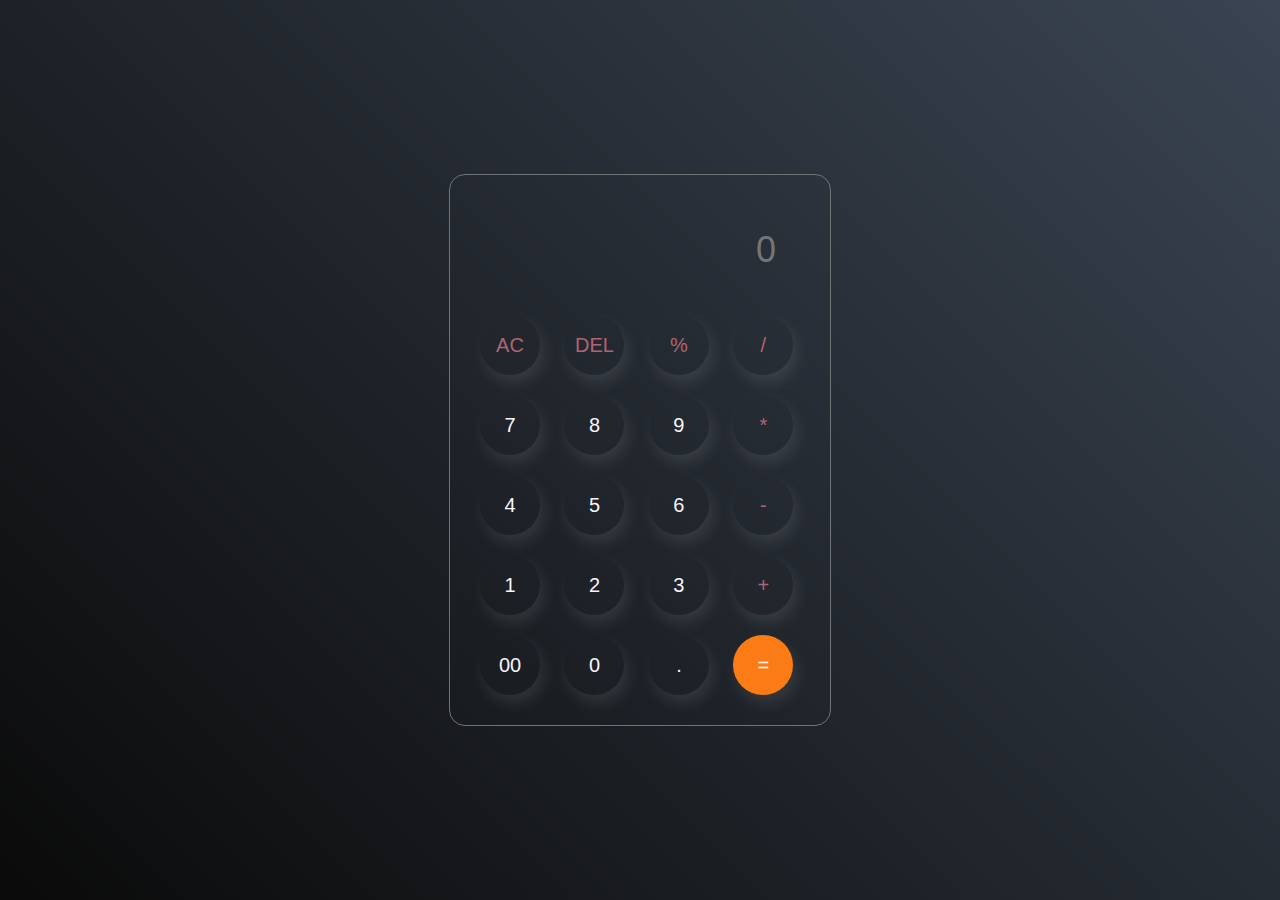
<file: Calculator/index.html>
<!DOCTYPE html>
<html lang="en">
  <head>
    <title>Calculator</title>
    <link rel="stylesheet" href="style.css" />
  </head>
  <body>
    <div class="container">
      <div class="calculator">
        <input type="text" id="inputBox" placeholder="0" />
        <div>
          <button class="button operator">AC</button>
          <button class="button operator">DEL</button>
          <button class="button operator">%</button>
          <button class="button operator">/</button>
        </div>
        <div>
          <button class="button">7</button>
          <button class="button">8</button>
          <button class="button">9</button>
          <button class="button operator">*</button>
        </div>
        <div>
          <button class="button">4</button>
          <button class="button">5</button>
          <button class="button">6</button>
          <button class="button operator">-</button>
        </div>
        <div>
          <button class="button">1</button>
          <button class="button">2</button>
          <button class="button">3</button>
          <button class="button operator">+</button>
        </div>

        <div>
          <button class="button">00</button>
          <button class="button">0</button>
          <button class="button">.</button>
          <button class="button equalBtn">=</button>
          
        </div>
      </div>
    </div>

    <script src="script.js"></script>
  </body>
</html>
</file>
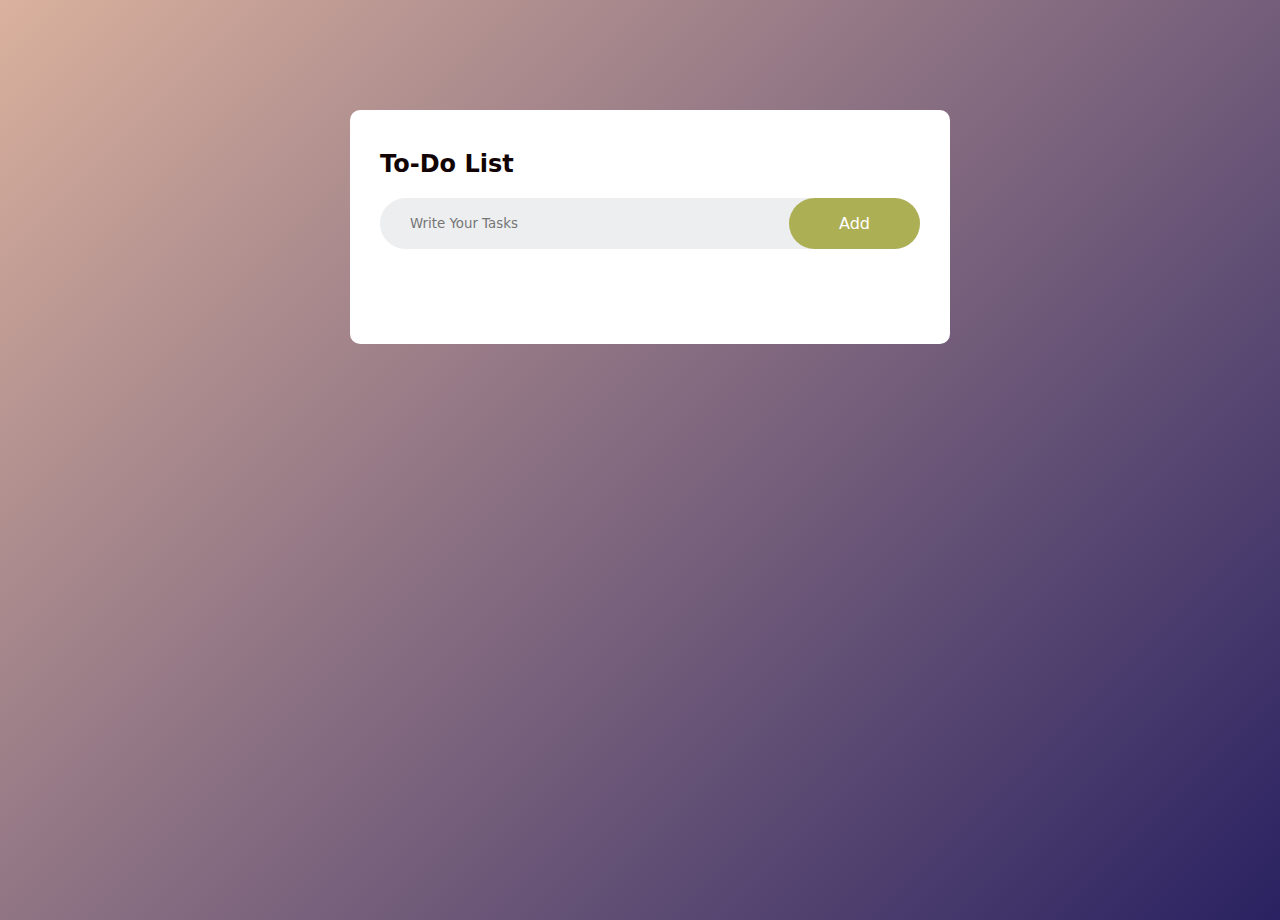
<file: ToDo Web app/index.html>
<!DOCTYPE html>
<html lang="en">
<head>
    <title>to-do</title>
    <link rel="stylesheet" href="style.css">
</head>
<body>
    <div class="container">
        <div class="todo-app">
            <h2>
                To-Do List 
            </h2>
            <div class="row">
                <input type="text" id="input-box" placeholder="Write Your Tasks">
                <button onclick="addTask()">Add</button>
            </div>
            <ul id="list-container">
                <!-- <li class="checked">Task 1</li>
                <li>Task 2</li>
                <li>Task 3</li> -->

            </ul>
        </div>
        
    </div>
    <script src="script.js"></script>
</body>
</html>
</file>
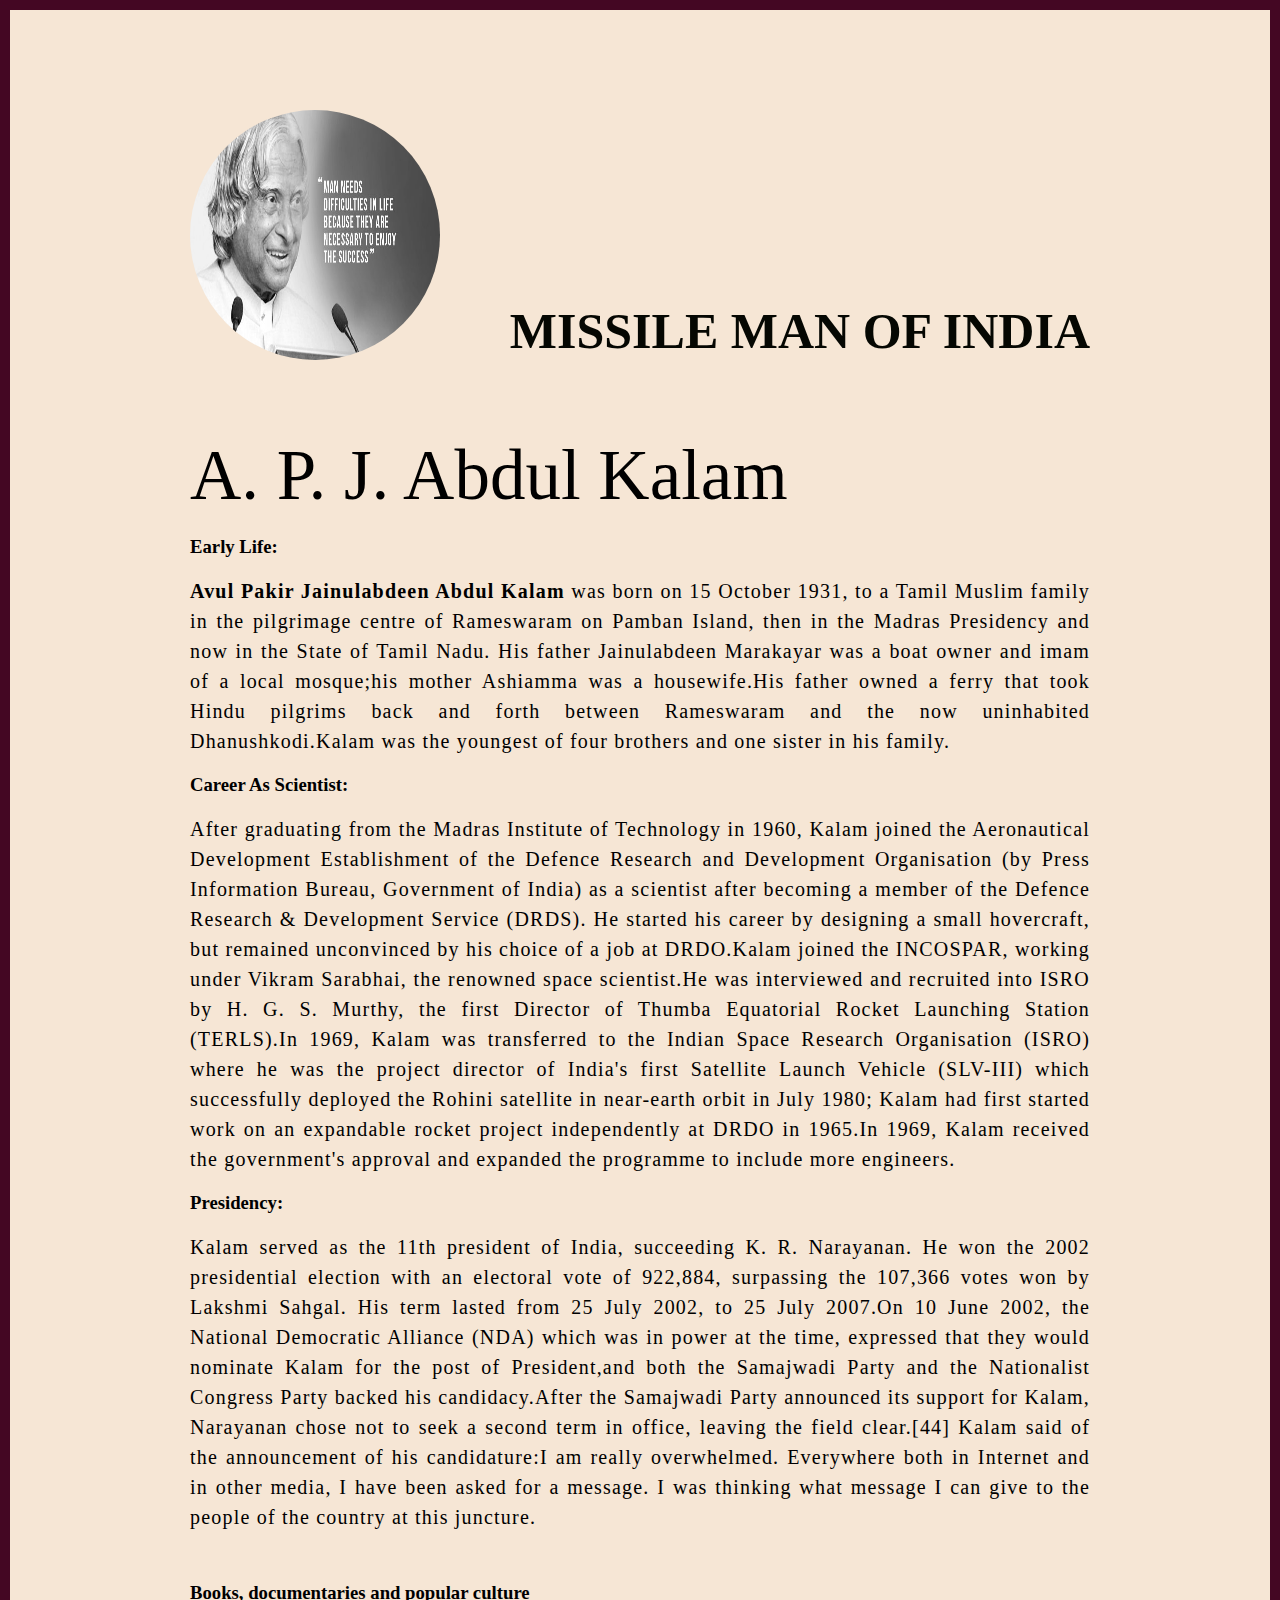
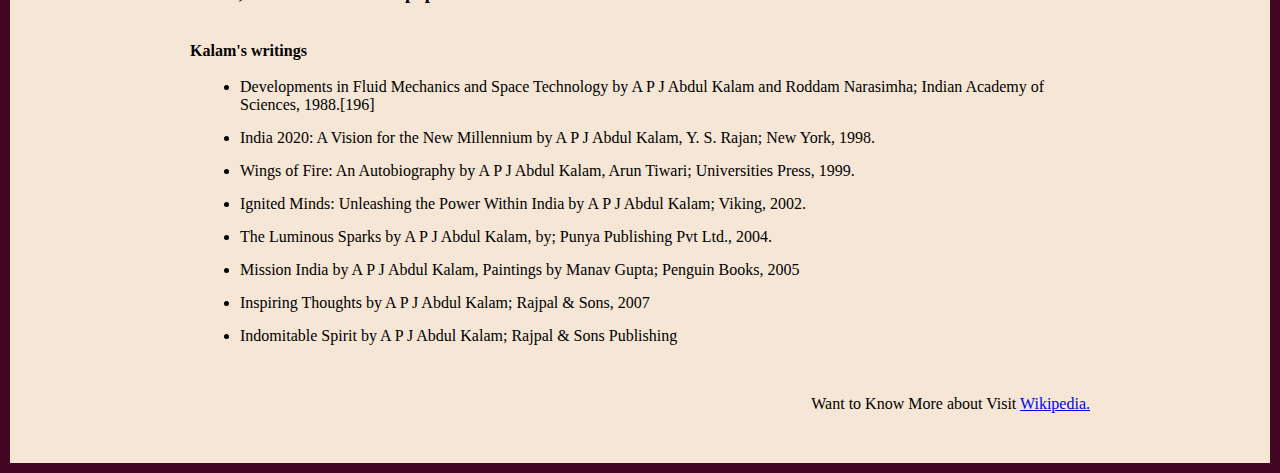
<file: Tribute Page/index.html>
<!DOCTYPE html>
<html lang="en">
  <head>
    <meta charset="UTF-8" />

    <meta http-equiv="X-UA-Compatible" content="IE=edge" />

    <meta name="viewport" content="width=device-width, initial-scale=1.0" />
    <title>The Tribute Website | A.P. J Abdul Kalam</title>
    <link rel="stylesheet" href="style.css" />
  </head>
  <body>
    <div class="container">
      <div class="content">
        <section class="top_section">
          <div class="image_container">
            <img src="Mission.jpg" alt="tribute" />
          </div>
          <div>
            <h1>Missile Man Of India</h1>
          </div>
        </section>
        <section class="about_section">
          <h2>A. P. J. Abdul Kalam</h2>
          <h3>Early Life:</h3>
          <br>
          <p>
            <b>Avul Pakir Jainulabdeen Abdul Kalam</b> was born on 15 October 1931, to a Tamil Muslim 
            family in the pilgrimage centre of Rameswaram on Pamban Island, then in the Madras Presidency 
            and now in the State of Tamil Nadu. His father Jainulabdeen Marakayar was a boat owner and 
            imam of a local mosque;his mother Ashiamma was a housewife.His father owned a ferry that took 
            Hindu pilgrims back and forth between Rameswaram and the now uninhabited Dhanushkodi.Kalam was 
            the youngest of four brothers and one sister in his family.
          </p>
          <br>
          <h3>Career As Scientist:</h3>
          <br>
          <p>
            After graduating from the Madras Institute of Technology in 1960, Kalam joined the Aeronautical 
            Development Establishment of the Defence Research and Development Organisation (by Press Information
            Bureau, Government of India) as a scientist after becoming a member of the Defence Research & 
            Development Service (DRDS). He started his career by designing a small hovercraft, but remained 
            unconvinced by his choice of a job at DRDO.Kalam joined the INCOSPAR, working under Vikram Sarabhai, 
            the renowned space scientist.He was interviewed and recruited into ISRO by H. G. S. Murthy, the first 
            Director of Thumba Equatorial Rocket Launching Station (TERLS).In 1969, Kalam was transferred to the 
            Indian Space Research Organisation (ISRO) where he was the project director of India's first Satellite 
            Launch Vehicle (SLV-III) which successfully deployed the Rohini satellite in near-earth orbit in July 1980; 
            Kalam had first started work on an expandable rocket project independently at DRDO in 1965.In 1969, Kalam 
            received the government's approval and expanded the programme to include more engineers.
          </p>
          <br>
          <h3>Presidency:</h3>
          <br>
          <p>
            Kalam served as the 11th president of India, succeeding K. R. Narayanan. He won the 2002 presidential election 
            with an electoral vote of 922,884, surpassing the 107,366 votes won by Lakshmi Sahgal. His term lasted from 
            25 July 2002, to 25 July 2007.On 10 June 2002, the National Democratic Alliance (NDA) which was in power at the time, 
            expressed that they would nominate Kalam for the post of President,and both the Samajwadi Party and the Nationalist 
            Congress Party backed his candidacy.After the Samajwadi Party announced its support for Kalam, Narayanan chose not to 
            seek a second term in office, leaving the field clear.[44] Kalam said of the announcement of his candidature:I am really 
            overwhelmed. Everywhere both in Internet and in other media, I have been asked for a message. I was thinking what message 
            I can give to the people of the country at this juncture.
          </p>
        </section>
        <section class="biography_section">
          <h3>Books, documentaries and popular culture</h3>
          <br>
          <h4>Kalam's writings</h4>
          <br>
          <ul>
            <li>
            Developments in Fluid Mechanics and Space Technology by A P J Abdul Kalam and Roddam Narasimha; Indian Academy of Sciences, 1988.[196]
            </li>
            <li>
            India 2020: A Vision for the New Millennium by A P J Abdul Kalam, Y. S. Rajan; New York, 1998.
            </li>
            <li>
            Wings of Fire: An Autobiography by A P J Abdul Kalam, Arun Tiwari; Universities Press, 1999.
            </li>
            <li>
            Ignited Minds: Unleashing the Power Within India by A P J Abdul Kalam; Viking, 2002.
            </li>
            <li>
            The Luminous Sparks by A P J Abdul Kalam, by; Punya Publishing Pvt Ltd., 2004.
            </li>
            <li>
            Mission India by A P J Abdul Kalam, Paintings by Manav Gupta; Penguin Books, 2005
            </li>
            <li>
            Inspiring Thoughts by A P J Abdul Kalam; Rajpal & Sons, 2007
            </li>
            <li>
            Indomitable Spirit by A P J Abdul Kalam; Rajpal & Sons Publishing
            </li>
          </ul>
        </section>
        <footer>
          <p>
            Want to Know More about Visit
            <a href="https://en.wikipedia.org/wiki/A._P._J._Abdul_Kalam"
              >Wikipedia.</a
            >
          </p>
        </footer>
      </div>
    </div>
  </body>
</html>
</file>
<file: Calculator/style.css>
*{
    margin: 0;
    padding: 0;
    box-sizing: border-box;
    font-family: 'Poppins',Arial, Helvetica, sans-serif;
}

body{
    width: 100%;
    height: 100vh;
    display: flex;
    justify-content: center;
    align-items: center;
    background: linear-gradient(45deg, #0a0a0a, #3a4452);
}

.calculator{
    border: 1px solid #717377;
    padding: 20px;
    border-radius: 16px;
    background: transparent;


}

input{
    width: 320px;
    border: none;
    padding: 24px;
    margin: 10px;
    background: transparent;
    box-shadow: 4px 8px 16px rgbs(255, 255, 255, 0.1);
    font-size: 36px;
    text-align: right;
    cursor: progress;
    color: #ffffff;
}

button{
    border: none;
    width: 60px;
    height: 60px;
    margin: 10px;
    border-radius: 50%;
    background: transparent;
    color: rgb(247, 245, 251);
    font-size: 20px;
    box-shadow: 4px 8px 16px rgba(255, 255, 255, 0.1);
    cursor: pointer;
}

.equalBtn{
    background-color: #fb7c14;
}

.operator{
    color: #af6474;
}
</file>
<file: ToDo Web app/style.css>
*{
    margin: 0;
    padding: 0;
    font-family: system-ui, -apple-system, BlinkMacSystemFont, 'Segoe UI', Roboto, Oxygen, Ubuntu, Cantarell, 'Open Sans', 'Helvetica Neue', sans-serif;
    box-sizing:content-box;
}
.container{
    width: 100%;
    min-height: 100vh;
    background: linear-gradient(135deg, #dab19d, #282061);
    padding: 10px;
}
.todo-app{
    width: 100%;
    max-width: 540px;
    background: rgb(255, 255, 255);
    margin: 100px auto 20px;
    padding: 40px 30px 70px;
    border-radius: 10px;
}
.todo-app h2{
    color: #120404;
    display: flex;
    align-items: center;
    margin-bottom: 20px;

}
.todo-app h2 img{
    width: 3000px;
    margin-left: 10px;
}
.row{
    display: flex;
    align-items: center;
    justify-content: space-around;
    background: #edeef0;
    padding-left: 20px;
    border-radius: 30px;
    margin-bottom: 25px;

}
input{
    flex: 1;
    border: none;
    outline: none;
    background: transparent;
    padding: 10px;
    font-weight: 14px;
}
button{
    border: none;
    outline: none;
    padding: 16px 50px;
    background: #adaf55;
    color: white;
    font-size: 16px;
    cursor: pointer;
    border-radius: 40px;
}
ul li{
    list-style: none;
    font-size: 17px;
    padding: 12px 8px 12px 50px;
    user-select: none;
    cursor: pointer;
    position: relative;
}
ul li::before{
    content: '';
    position: absolute;
    height: 28px;
    width: 28px;
    border-radius: 50%;
    background-image: url(CB.png);
    background-size: cover;
    background-position: center;
    top: 7px;
    left: 8px;
}
ul li.checked{
    color: #555;
    text-decoration: line-through;
}
ul li.checked::before{
    background-image: url(CB2.png);
}
ul li span {
    position: absolute;
    right: 0;
    top: 5px;
    width: 40px;
    height: 40px;
    font-size: 22px;
    color: #0b0b0b;
    line-height: 40px;
    text-align: center;
    border-radius: 50%;
}
ul li span:hover{
    background: #edeef0;
}
</file>
<file: Tribute Page/style.css>
* {
    margin: 0;
    padding: 0;
    box-sizing: border-box;
  }
  
  .container {
    background-color: #f6e6d5;
    min-height: 100vh;
    border: 10px solid #440723;
  }
  
  .content {
    max-width: 900px;
    margin: 0 auto;
  }
  .top_section {
    margin-top: 100px;
    display: flex;
    justify-content: space-between;
    align-items: flex-end;
  }
  .top_section h1 {
    font-size: 50px;
    font-weight: bold;
    color: #050702;
    text-transform: uppercase;
  }
  .top_section h4 {
    font-size: 30px;
    text-align: end;
  }
  
  .image_container {
    border-radius: 50%;
    overflow: hidden;
  }
  
  .image_container,
  img {
    width: 250px;
    height: 250px;
  }
  .about_section {
    margin-top: 75px;
  }
  .about_section h2 {
    font-size: 71px;
    font-weight: 300;
    margin-bottom: 20px;
  }
  .about_section p {
    font-size: 20px;
    line-height: 30px;
    letter-spacing: 1.2px;
    text-align: justify;
  }
  .biography_section {
    margin: 50px 0;
  }
  .biography_section h3 {
    margin-bottom: 20px;
  }
  .biography_section ul {
    margin-left: 50px;
  }
  .biography_section li {
    margin-bottom: 15px;
  }
  
  footer {
    margin: 50px 0;
  }
  footer p {
    text-align: end;
  }
</file>
